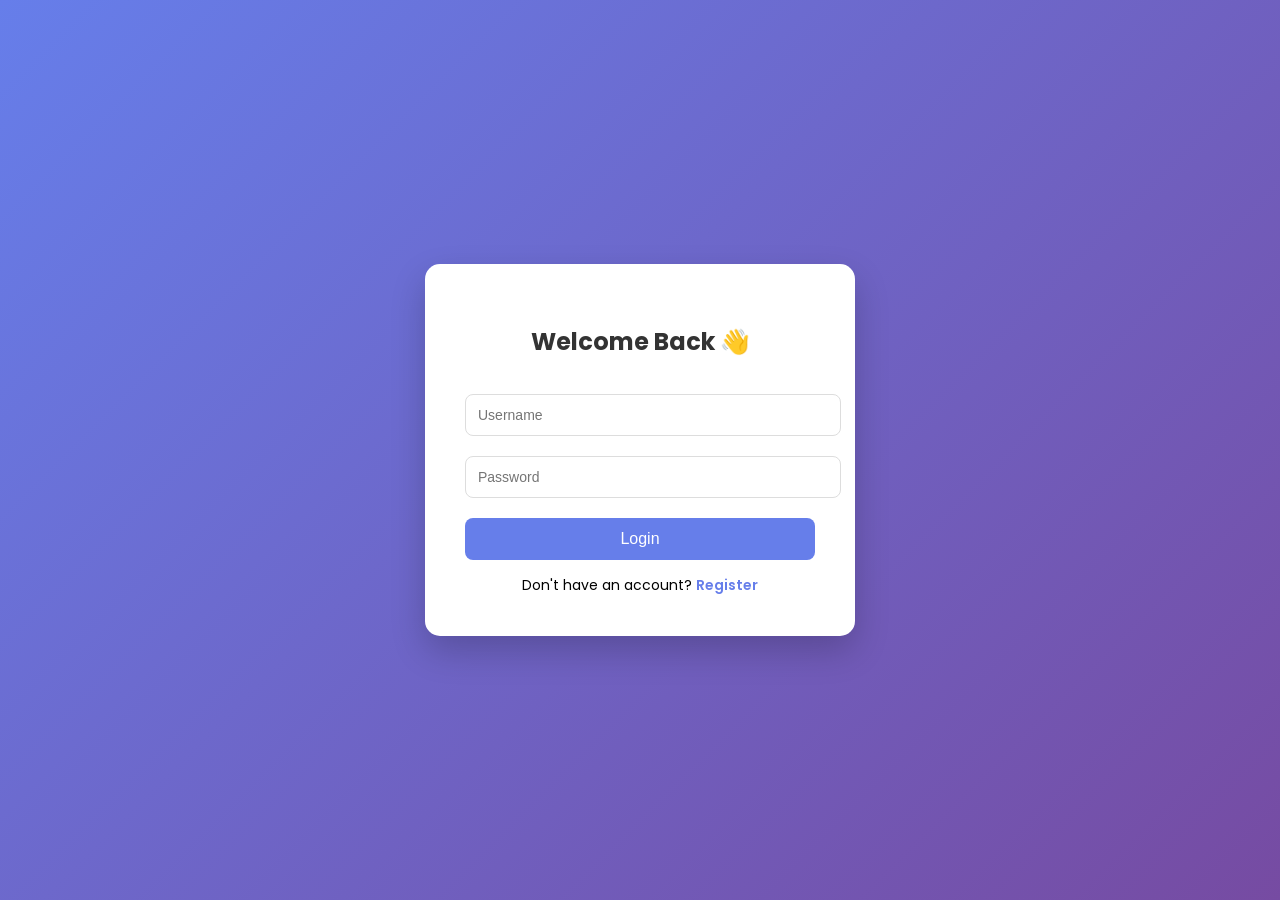
<file: templates/login.html>
<!DOCTYPE html>
<html lang="en">
<head>
    <meta charset="UTF-8">
    <title>Login | Chatbot</title>
    <meta name="viewport" content="width=device-width, initial-scale=1.0">

    <!-- Google Font -->
    <link href="https://fonts.googleapis.com/css2?family=Poppins:wght@300;400;600&display=swap" rel="stylesheet">

    <style>
        body {
            margin: 0;
            font-family: 'Poppins', sans-serif;
            background: linear-gradient(135deg, #667eea, #764ba2);
            height: 100vh;
            display: flex;
            align-items: center;
            justify-content: center;
        }

        .form-container {
            background: white;
            padding: 40px;
            width: 350px;
            border-radius: 15px;
            box-shadow: 0 15px 35px rgba(0,0,0,0.2);
            text-align: center;
        }

        h2 {
            margin-bottom: 25px;
            color: #333;
        }

        input {
            width: 100%;
            padding: 12px;
            margin: 10px 0;
            border-radius: 8px;
            border: 1px solid #ddd;
            font-size: 14px;
        }

        input:focus {
            outline: none;
            border-color: #667eea;
        }

        button {
            width: 100%;
            padding: 12px;
            background: #667eea;
            color: white;
            border: none;
            border-radius: 8px;
            font-size: 16px;
            cursor: pointer;
            margin-top: 10px;
            transition: 0.3s;
        }

        button:hover {
            background: #5a67d8;
        }

        .link {
            margin-top: 15px;
            font-size: 14px;
        }

        .link a {
            color: #667eea;
            text-decoration: none;
            font-weight: 600;
        }
    </style>
</head>
<body>

<div class="form-container">
    <h2>Welcome Back 👋</h2>

    <form method="POST">
        <input type="text" name="username" placeholder="Username" required>
        <input type="password" name="password" placeholder="Password" required>
        <button type="submit">Login</button>
    </form>

    <div class="link">
        Don't have an account? <a href="{{ url_for('register') }}">Register</a>
    </div>
</div>

</body>
</html>
</file>
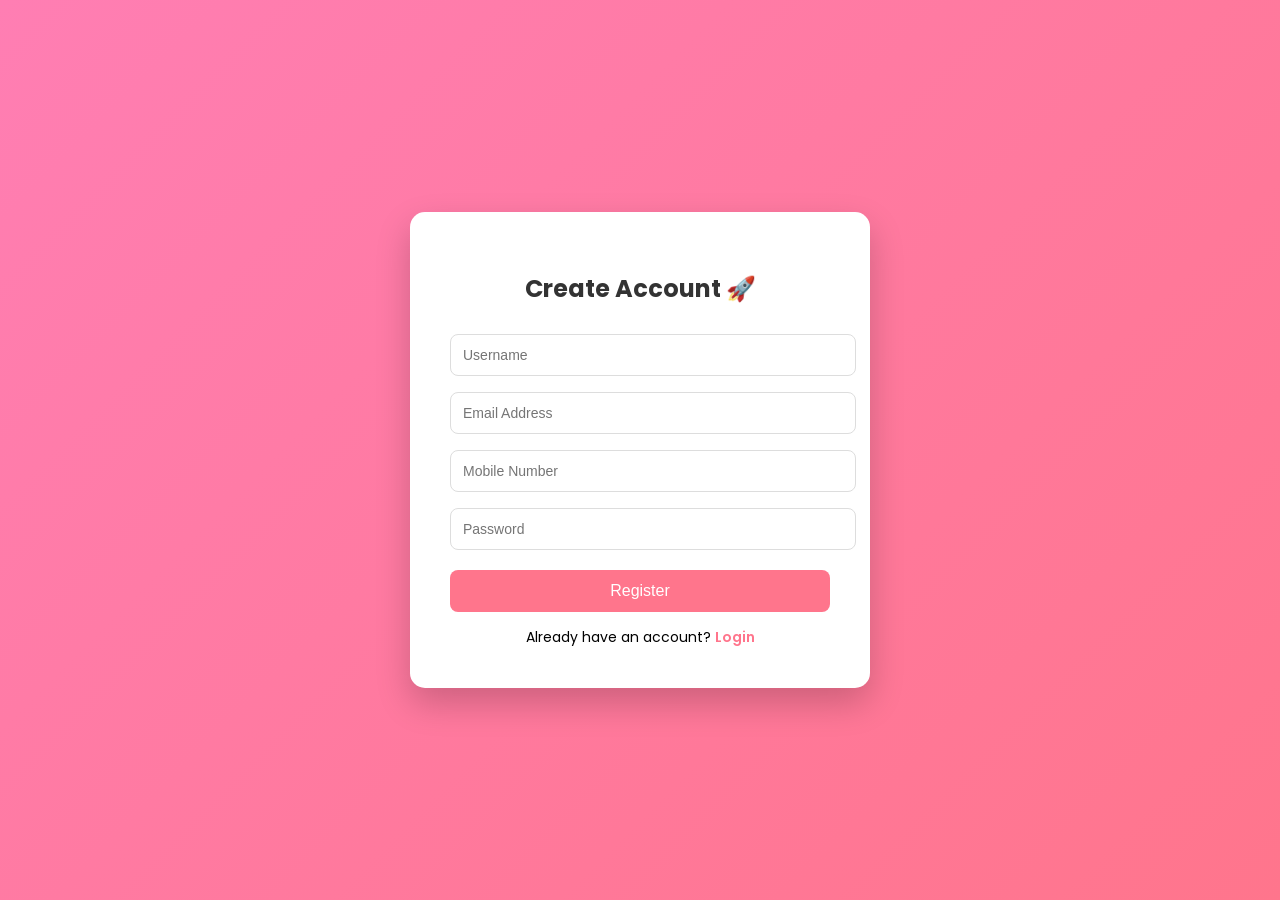
<file: templates/register.html>
<!DOCTYPE html>
<html lang="en">
<head>
    <meta charset="UTF-8">
    <title>Register | Chatbot</title>
    <meta name="viewport" content="width=device-width, initial-scale=1.0">

    <link href="https://fonts.googleapis.com/css2?family=Poppins:wght@300;400;600&display=swap" rel="stylesheet">

    <style>
        body {
            margin: 0;
            font-family: 'Poppins', sans-serif;
            background: linear-gradient(135deg, #ff7eb3, #ff758c);
            height: 100vh;
            display: flex;
            align-items: center;
            justify-content: center;
        }

        .form-container {
            background: white;
            padding: 40px;
            width: 380px;
            border-radius: 15px;
            box-shadow: 0 15px 35px rgba(0,0,0,0.2);
            text-align: center;
        }

        h2 {
            margin-bottom: 20px;
            color: #333;
        }

        input {
            width: 100%;
            padding: 12px;
            margin: 8px 0;
            border-radius: 8px;
            border: 1px solid #ddd;
            font-size: 14px;
        }

        input:focus {
            outline: none;
            border-color: #ff758c;
        }

        button {
            width: 100%;
            padding: 12px;
            background: #ff758c;
            color: white;
            border: none;
            border-radius: 8px;
            font-size: 16px;
            cursor: pointer;
            margin-top: 12px;
            transition: 0.3s;
        }

        button:hover {
            background: #e85d75;
        }

        .link {
            margin-top: 15px;
            font-size: 14px;
        }

        .link a {
            color: #ff758c;
            text-decoration: none;
            font-weight: 600;
        }
    </style>
</head>
<body>

<div class="form-container">
    <h2>Create Account 🚀</h2>

    <form method="POST">
        <input type="text" name="username" placeholder="Username" required>
        <input type="email" name="email" placeholder="Email Address" required>
        <input type="text" name="mobile" placeholder="Mobile Number" required>
        <input type="password" name="password" placeholder="Password" required>
        <button type="submit">Register</button>
    </form>

    <div class="link">
        Already have an account? <a href="{{ url_for('login') }}">Login</a>
    </div>
</div>

</body>
</html>
</file>
